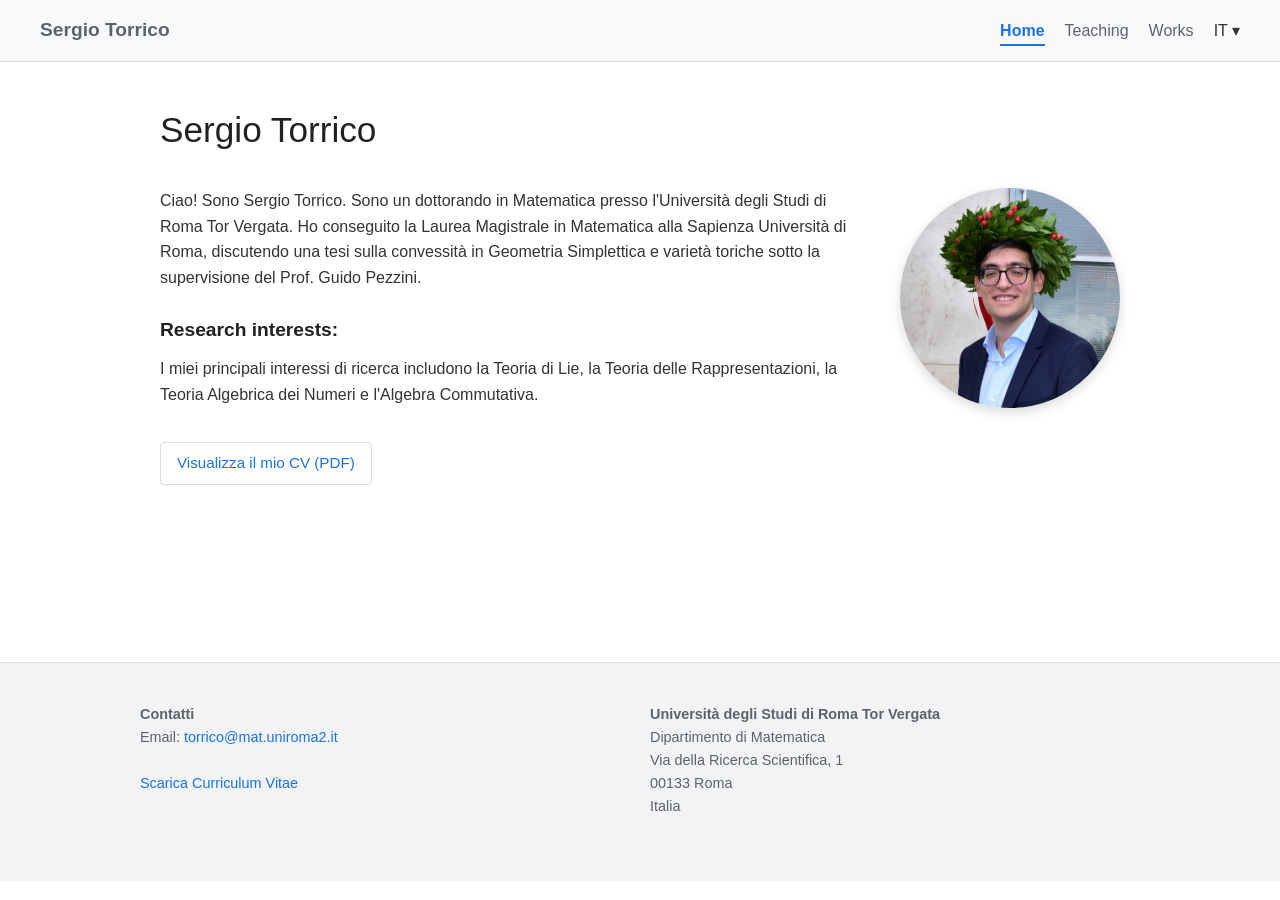
<file: index.html>
<!DOCTYPE html>
<html lang="it">
<head>
    <meta charset="UTF-8">
    <meta name="viewport" content="width=device-width, initial-scale=1.0">
    <meta name="description" content="Sito personale di Sergio Torrico, studente di dottorato in Matematica. Interessi di ricerca: Teoria di Lie, Teoria delle Rappresentazioni, Teoria Algebrica dei Numeri e Algebra Commutativa.">
    <title>Sergio Torrico - PhD Student in Mathematics</title>
    
    <link rel="stylesheet" href="style.css">
</head>
<body>

    <nav class="navbar">
        <div class="nav-brand">Sergio Torrico</div>
        <ul class="nav-links">
            <li><a href="index.html" class="active">Home</a></li>
            <li><a href="teaching.html">Teaching</a></li>
            <li><a href="works.html">Works</a></li>
            <li class="dropdown">
                <span class="dropbtn">IT ▾</span>
                <div class="dropdown-content">
                    <a href="index.html">🇮🇹 Italiano</a>
                    <a href="index_en.html">🇬🇧 English</a>
                </div>
            </li>
        </ul>
    </nav>

    <main class="container">
        <header class="page-header">
            <h1>Sergio Torrico</h1>
        </header>

        <section class="intro-section">
            <div class="intro-text">
                <p>Ciao! Sono Sergio Torrico. Sono un dottorando in Matematica presso l'Università degli Studi di Roma Tor Vergata. Ho conseguito la Laurea Magistrale in Matematica alla Sapienza Università di Roma, discutendo una tesi sulla convessità in Geometria Simplettica e varietà toriche sotto la supervisione del Prof. Guido Pezzini.</p>

                <h3>Research interests:</h3>
                <p>I miei principali interessi di ricerca includono la Teoria di Lie, la Teoria delle Rappresentazioni, la Teoria Algebrica dei Numeri e l'Algebra Commutativa.</p>

                <a href="CV.pdf" target="_blank" rel="noopener noreferrer" class="cv-button">Visualizza il mio CV (PDF)</a>
            </div>
            
            <div class="intro-image">
                <img src="Propic.png" alt="Foto di Sergio Torrico">
            </div>
        </section>
    </main>

    <footer class="site-footer">
        <div class="footer-container">
            <div class="footer-col">
                <strong>Contatti</strong><br>
                Email: <a href="mailto:torrico@mat.uniroma2.it">torrico@mat.uniroma2.it</a><br><br>
                <a href="CV.pdf" target="_blank" rel="noopener noreferrer">Scarica Curriculum Vitae</a>
            </div>
            <div class="footer-col">
                <strong>Università degli Studi di Roma Tor Vergata</strong><br>
                Dipartimento di Matematica<br>
                Via della Ricerca Scientifica, 1<br>
                00133 Roma<br>
                Italia<br><br>
            </div>
        </div>
    </footer>
    <!-- Statistiche GoatCounter -->
    <script data-goatcounter="https://sergiotorrico.goatcounter.com/count"
        async src="//gc.zgo.at/count.js"></script>

</body>
</html>
</file>
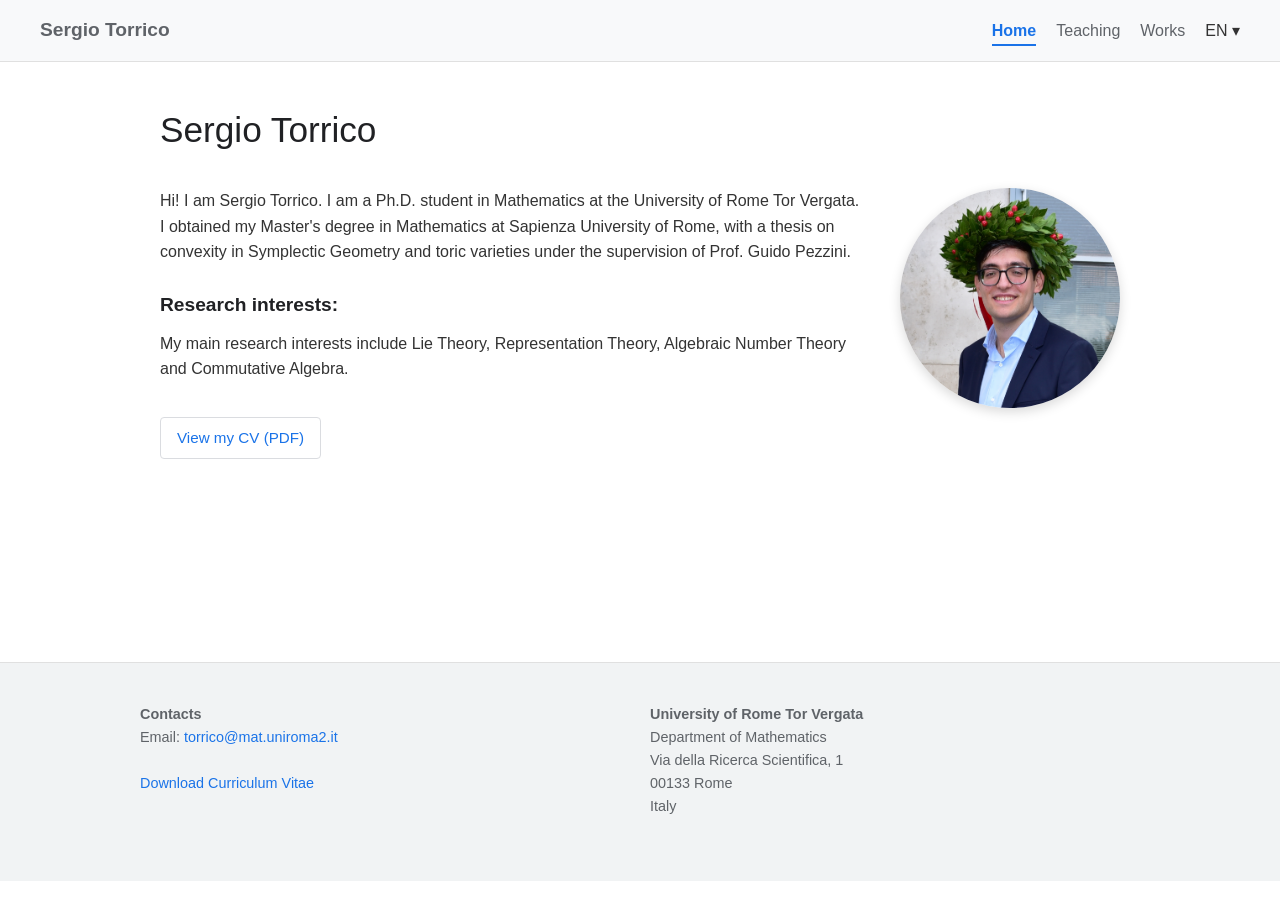
<file: index_en.html>
<!DOCTYPE html>
<html lang="en">
<head>
    <meta charset="UTF-8">
    <meta name="viewport" content="width=device-width, initial-scale=1.0">
    <meta name="description" content="Personal website of Sergio Torrico, PhD student in Mathematics. Research interests: Lie Theory, Representation Theory and Commutative Algebra.">
    <title>Sergio Torrico - PhD Student in Mathematics</title>
    
    <link rel="stylesheet" href="style.css">
</head>
<body>

    <nav class="navbar">
        <div class="nav-brand">Sergio Torrico</div>
        <ul class="nav-links">
            <li><a href="index_en.html" class="active">Home</a></li>
            <li><a href="teaching_en.html">Teaching</a></li>
            <li><a href="works_en.html">Works</a></li>
            <li class="dropdown">
                <span class="dropbtn">EN ▾</span>
                <div class="dropdown-content">
                    <a href="index.html">🇮🇹 Italiano</a>
                    <a href="index_en.html">🇬🇧 English</a>
                </div>
            </li>
        </ul>
    </nav>

    <main class="container">
        <header class="page-header">
            <h1>Sergio Torrico</h1>
        </header>

        <section class="intro-section">
            <div class="intro-text">
                <p>Hi! I am Sergio Torrico. I am a Ph.D. student in Mathematics at the University of Rome Tor Vergata. I obtained my Master's degree in Mathematics at Sapienza University of Rome, with a thesis on convexity in Symplectic Geometry and toric varieties under the supervision of Prof. Guido Pezzini.</p>

                <h3>Research interests:</h3>
                <p>My main research interests include Lie Theory, Representation Theory, Algebraic Number Theory and Commutative Algebra.</p>

                    <a href="CV.pdf" target="_blank" rel="noopener noreferrer" class="cv-button">View my CV (PDF)</a>
            </div>
            
            <div class="intro-image">
                <img src="Propic.png" alt="Photo of Sergio Torrico">
            </div>
        </section>
    </main>

    <footer class="site-footer">
        <div class="footer-container">
            <div class="footer-col">
                <strong>Contacts</strong><br>
                Email: <a href="mailto:torrico@mat.uniroma2.it">torrico@mat.uniroma2.it</a><br><br>
                <a href="CV.pdf" target="_blank" rel="noopener noreferrer">Download Curriculum Vitae</a>
            </div>
            <div class="footer-col">
                <strong>University of Rome Tor Vergata</strong><br>
                Department of Mathematics<br>
                Via della Ricerca Scientifica, 1<br>
                00133 Rome<br>
                Italy<br><br>
            </div>
        </div>
    </footer>
    <!-- Statistiche GoatCounter -->
    <script data-goatcounter="https://sergiotorrico.goatcounter.com/count"
        async src="//gc.zgo.at/count.js"></script>

</body>
</html>
</file>
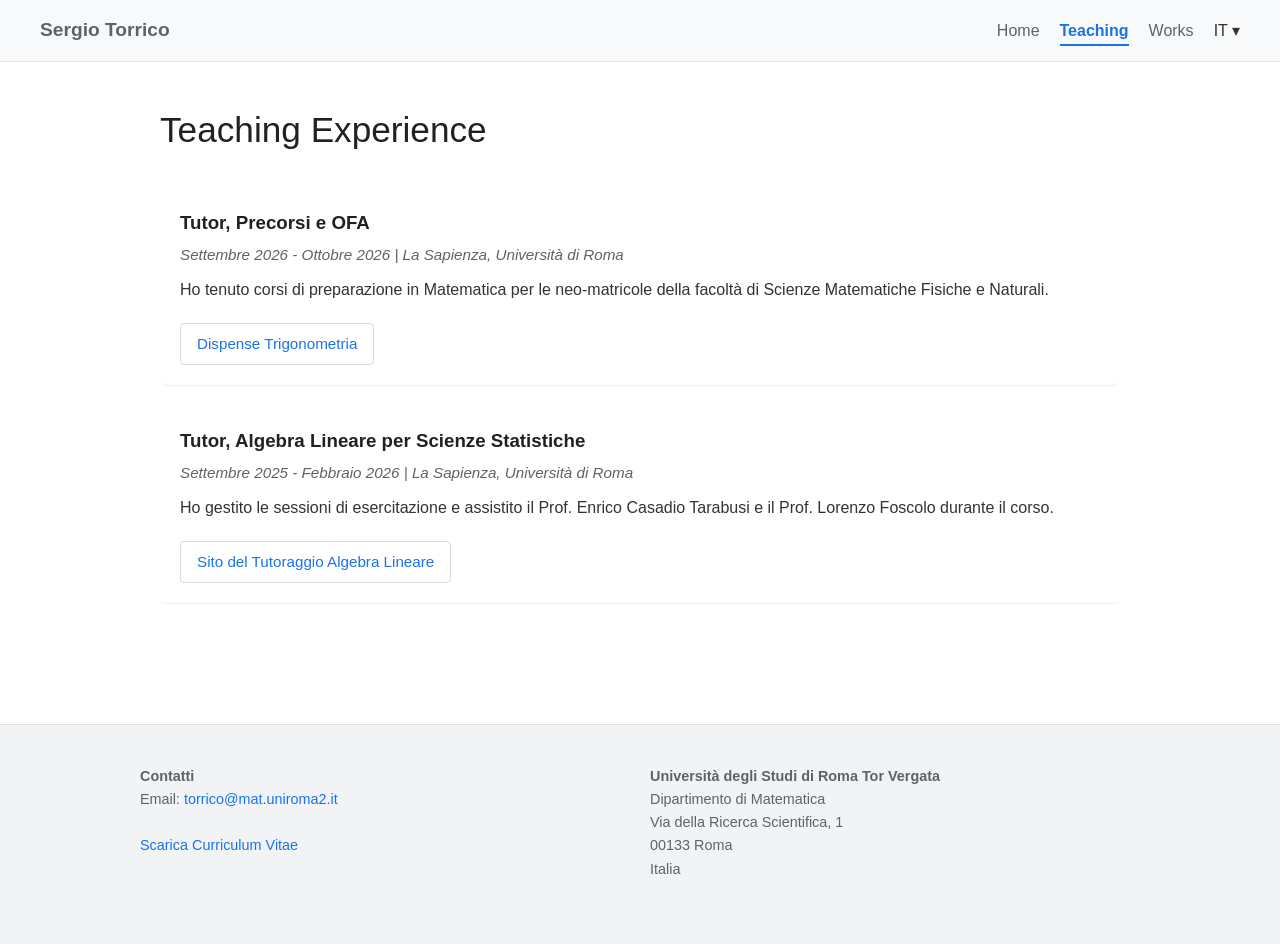
<file: teaching.html>
<!DOCTYPE html>
<html lang="it">
<head>
    <meta charset="UTF-8">
    <meta name="viewport" content="width=device-width, initial-scale=1.0">
    <meta name="description" content="Esperienza didattica e tutoraggi in Matematica di Sergio Torrico presso La Sapienza, Università di Roma.">
    <title>Teaching - Sergio Torrico</title>
    <link rel="stylesheet" href="style.css">
</head>
<body>

    <nav class="navbar">
        <div class="nav-brand">Sergio Torrico</div>
        <ul class="nav-links">
            <li><a href="index.html">Home</a></li>
            <li><a href="teaching.html" class="active">Teaching</a></li>
            <li><a href="works.html">Works</a></li>
            <li class="dropdown">
                <span class="dropbtn">IT ▾</span>
                <div class="dropdown-content">
                    <a href="teaching.html">🇮🇹 Italiano</a>
                    <a href="teaching_en.html">🇬🇧 English</a>
                </div>
            </li>
        </ul>
    </nav>

    <main class="container">
        <header class="page-header">
            <h1>Teaching Experience</h1>
        </header>

        <section class="teaching-section">
            
            <div class="teaching-item">
                <h3>Tutor, Precorsi e OFA</h3>
                <div class="teaching-date">Settembre 2026 - Ottobre 2026 | La Sapienza, Università di Roma</div>
                <p>Ho tenuto corsi di preparazione in Matematica per le neo-matricole della facoltà di Scienze Matematiche Fisiche e Naturali.</p>
                <a href="Dispense%20Trigonometria.pdf" target="_blank" rel="noopener noreferrer" class="cv-button">Dispense Trigonometria</a>
            </div>

            <div class="teaching-item">
                <h3>Tutor, Algebra Lineare per Scienze Statistiche</h3>
                <div class="teaching-date">Settembre 2025 - Febbraio 2026 | La Sapienza, Università di Roma</div>
                <p>Ho gestito le sessioni di esercitazione e assistito il Prof. Enrico Casadio Tarabusi e il Prof. Lorenzo Foscolo durante il corso.</p>
                <a href="https://sites.google.com/view/algebra-lineare-sess-sfsa-sg/home" target="_blank" rel="noopener noreferrer" class="cv-button">Sito del Tutoraggio Algebra Lineare</a>
            </div>

        </section>
    </main>

    <footer class="site-footer">
        <div class="footer-container">
            <div class="footer-col">
                <strong>Contatti</strong><br>
                Email: <a href="torrico@mat.uniroma2.it">torrico@mat.uniroma2.it</a><br><br>
                <a href="CV.pdf" target="_blank" rel="noopener noreferrer">Scarica Curriculum Vitae</a>
            </div>
            <div class="footer-col">
                <strong>Università degli Studi di Roma Tor Vergata</strong><br>
                Dipartimento di Matematica<br>
                Via della Ricerca Scientifica, 1<br>
                00133 Roma<br>
                Italia<br><br>
            </div>
        </div>
    </footer>
    <!-- Statistiche GoatCounter -->
    <script data-goatcounter="https://sergiotorrico.goatcounter.com/count"
        async src="//gc.zgo.at/count.js"></script>

</body>
</html>
</file>
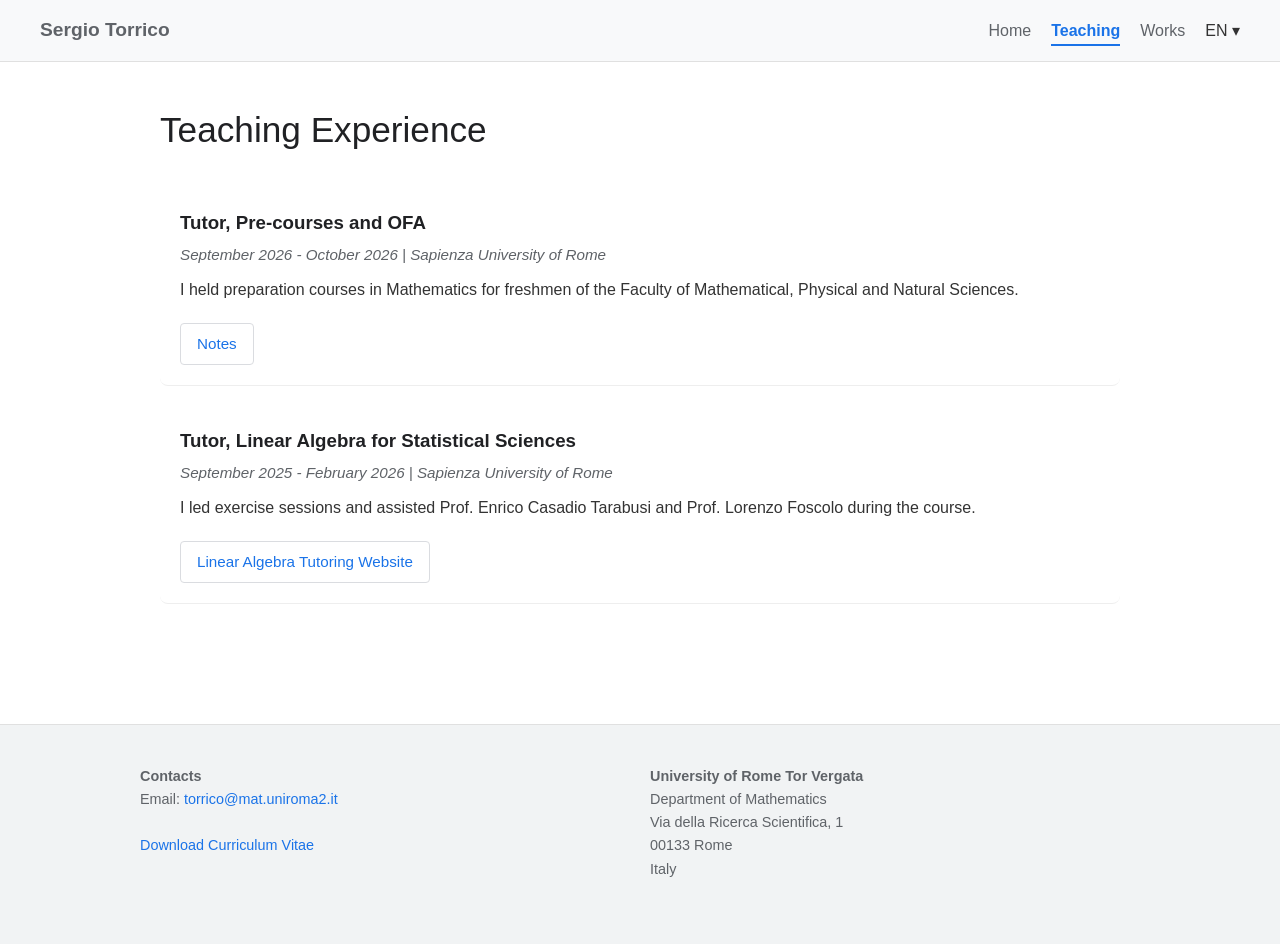
<file: teaching_en.html>
<!DOCTYPE html>
<html lang="en">
<head>
    <meta charset="UTF-8">
    <meta name="viewport" content="width=device-width, initial-scale=1.0">
    <meta name="description" content="Teaching experience and math tutoring by Sergio Torrico at Sapienza University of Rome.">
    <title>Teaching - Sergio Torrico</title>
    <link rel="stylesheet" href="style.css">
</head>
<body>

    <nav class="navbar">
        <div class="nav-brand">Sergio Torrico</div>
        <ul class="nav-links">
            <li><a href="index_en.html">Home</a></li>
            <li><a href="teaching_en.html" class="active">Teaching</a></li>
            <li><a href="works_en.html">Works</a></li>
            <li class="dropdown">
                <span class="dropbtn">EN ▾</span>
                <div class="dropdown-content">
                    <a href="teaching.html">🇮🇹 Italiano</a>
                    <a href="teaching_en.html">🇬🇧 English</a>
                </div>
            </li>
        </ul>
    </nav>

    <main class="container">
        <header class="page-header">
            <h1>Teaching Experience</h1>
        </header>

        <section class="teaching-section">
            
            <div class="teaching-item">
                <h3>Tutor, Pre-courses and OFA</h3>
                <div class="teaching-date">September 2026 - October 2026 | Sapienza University of Rome</div>
                <p>I held preparation courses in Mathematics for freshmen of the Faculty of Mathematical, Physical and Natural Sciences.</p>
                <a href="Dispense%20Trigonometria.pdf" target="_blank" rel="noopener noreferrer" class="cv-button">Notes</a>
            </div>

            <div class="teaching-item">
                <h3>Tutor, Linear Algebra for Statistical Sciences</h3>
                <div class="teaching-date">September 2025 - February 2026 | Sapienza University of Rome</div>
                <p>I led exercise sessions and assisted Prof. Enrico Casadio Tarabusi and Prof. Lorenzo Foscolo during the course.</p>
                <a href="https://sites.google.com/view/algebra-lineare-sess-sfsa-sg/home" target="_blank" rel="noopener noreferrer" class="cv-button">Linear Algebra Tutoring Website</a>
            </div>

        </section>
    </main>

    <footer class="site-footer">
        <div class="footer-container">
            <div class="footer-col">
                <strong>Contacts</strong><br>
                Email: <a href="mailto:torrico@mat.uniroma2.it">torrico@mat.uniroma2.it</a><br><br>
                <a href="CV.pdf" target="_blank" rel="noopener noreferrer">Download Curriculum Vitae</a>
            </div>
            <div class="footer-col">
                <strong>University of Rome Tor Vergata</strong><br>
                Department of Mathematics<br>
                Via della Ricerca Scientifica, 1<br>
                00133 Rome<br>
                Italy<br><br>
            </div>
        </div>
    </footer>
    <!-- Statistiche GoatCounter -->
    <script data-goatcounter="https://sergiotorrico.goatcounter.com/count"
        async src="//gc.zgo.at/count.js"></script>

</body>
</html>
</file>
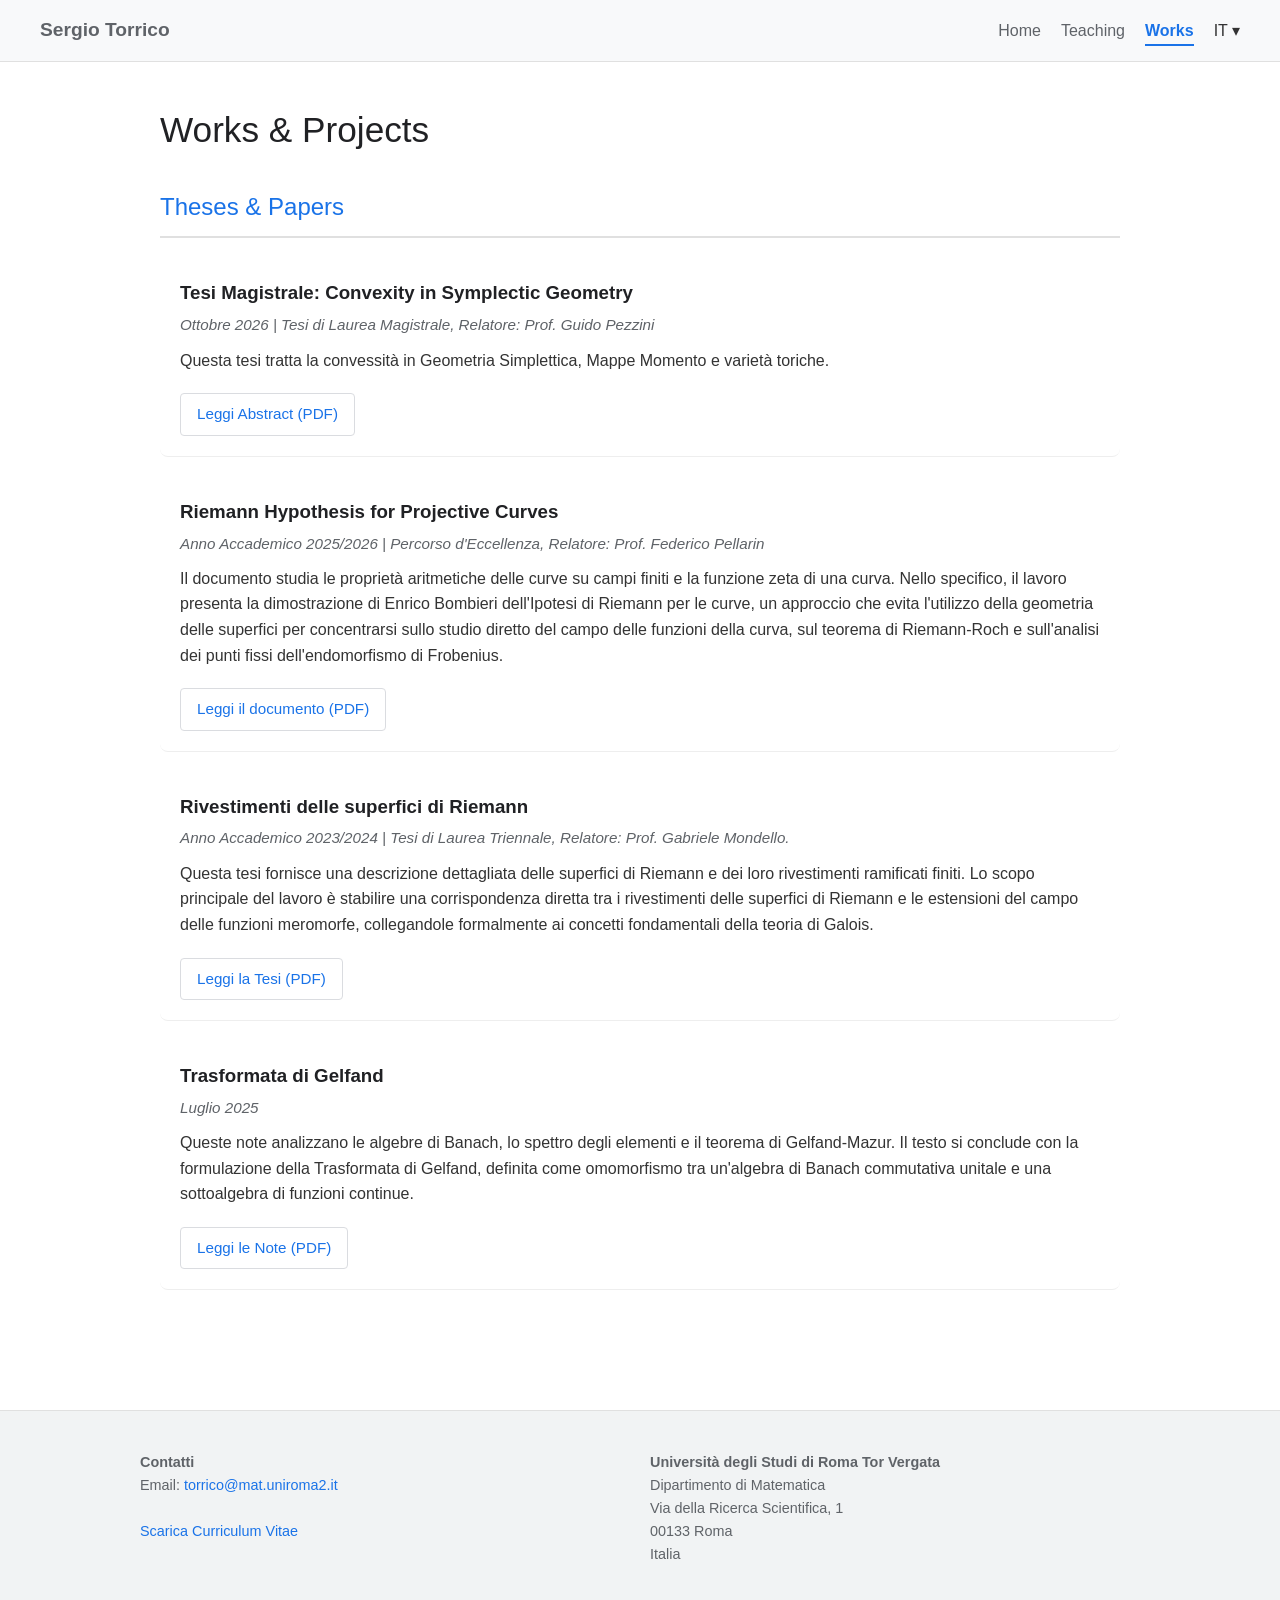
<file: works.html>
<!DOCTYPE html>
<html lang="it">
<head>
    <meta charset="UTF-8">
    <meta name="viewport" content="width=device-width, initial-scale=1.0">
    <meta name="description" content="Tesi e pubblicazioni matematiche di Sergio Torrico. Argomenti: Geometria Simplettica, Ipotesi di Riemann, Superfici di Riemann e Trasformata di Gelfand.">
    <title>Works - Sergio Torrico</title>
    <link rel="stylesheet" href="style.css">
</head>
<body>

    <nav class="navbar">
        <div class="nav-brand">Sergio Torrico</div>
        <ul class="nav-links">
            <li><a href="index.html">Home</a></li>
            <li><a href="teaching.html">Teaching</a></li>
            <li><a href="works.html" class="active">Works</a></li>
            <li class="dropdown">
                <span class="dropbtn">IT ▾</span>
                <div class="dropdown-content">
                    <a href="works.html">🇮🇹 Italiano</a>
                    <a href="works_en.html">🇬🇧 English</a>
                </div>
            </li>
        </ul>
    </nav>

    <main class="container">
        <header class="page-header">
            <h1>Works & Projects</h1>
        </header>

        <section class="teaching-section">
            <h2 class="section-title">Theses & Papers</h2>

            <div class="teaching-item">
                <h3>Tesi Magistrale: Convexity in Symplectic Geometry</h3>
                <div class="teaching-date">Ottobre 2026 | Tesi di Laurea Magistrale, Relatore: Prof. Guido Pezzini</div>
                <p>Questa tesi tratta la convessità in Geometria Simplettica, Mappe Momento e varietà toriche.</p>
                <a href="Abstract%20Tesi%20Magistrale.pdf" target="_blank" rel="noopener noreferrer" class="cv-button">Leggi Abstract (PDF)</a>
            </div>

            <div class="teaching-item">
                <h3>Riemann Hypothesis for Projective Curves</h3>
                <div class="teaching-date">Anno Accademico 2025/2026 | Percorso d'Eccellenza, Relatore: Prof. Federico Pellarin</div>
                <p>Il documento studia le proprietà aritmetiche delle curve su campi finiti e la funzione zeta di una curva. Nello specifico, il lavoro presenta la dimostrazione di Enrico Bombieri dell'Ipotesi di Riemann per le curve, un approccio che evita l'utilizzo della geometria delle superfici per concentrarsi sullo studio diretto del campo delle funzioni della curva, sul teorema di Riemann-Roch e sull'analisi dei punti fissi dell'endomorfismo di Frobenius.</p>
                <a href="Riemann%20hypothesis%20for%20projective%20curves.pdf" target="_blank" rel="noopener noreferrer" class="cv-button">Leggi il documento (PDF)</a>
            </div>

            <div class="teaching-item">
                <h3>Rivestimenti delle superfici di Riemann</h3>
                <div class="teaching-date">Anno Accademico 2023/2024 | Tesi di Laurea Triennale, Relatore: Prof. Gabriele Mondello.</div>
                <p>Questa tesi fornisce una descrizione dettagliata delle superfici di Riemann e dei loro rivestimenti ramificati finiti. Lo scopo principale del lavoro è stabilire una corrispondenza diretta tra i rivestimenti delle superfici di Riemann e le estensioni del campo delle funzioni meromorfe, collegandole formalmente ai concetti fondamentali della teoria di Galois.</p>
                <a href="Tesi%20Triennale.pdf" target="_blank" rel="noopener noreferrer" class="cv-button">Leggi la Tesi (PDF)</a>
            </div>

            <div class="teaching-item">
                <h3>Trasformata di Gelfand</h3>
                <div class="teaching-date">Luglio 2025</div>
                <p>Queste note analizzano le algebre di Banach, lo spettro degli elementi e il teorema di Gelfand-Mazur. Il testo si conclude con la formulazione della Trasformata di Gelfand, definita come omomorfismo tra un'algebra di Banach commutativa unitale e una sottoalgebra di funzioni continue.</p>
                <a href="Trasformata%20di%20Gelfand.pdf" target="_blank" rel="noopener noreferrer" class="cv-button">Leggi le Note (PDF)</a>
            </div>

        </section>
    </main>

    <footer class="site-footer">
        <div class="footer-container">
            <div class="footer-col">
                <strong>Contatti</strong><br>
                Email: <a href="mailto:torrico@mat.uniroma2.it">torrico@mat.uniroma2.it</a><br><br>
                <a href="CV.pdf" target="_blank" rel="noopener noreferrer">Scarica Curriculum Vitae</a>
            </div>
            <div class="footer-col">
                <strong>Università degli Studi di Roma Tor Vergata</strong><br>
                Dipartimento di Matematica<br>
                Via della Ricerca Scientifica, 1<br>
                00133 Roma<br>
                Italia<br><br>
            </div>
        </div>
    </footer>
    <!-- Statistiche GoatCounter -->
    <script data-goatcounter="https://sergiotorrico.goatcounter.com/count"
        async src="//gc.zgo.at/count.js"></script>

</body>
</html>
</file>
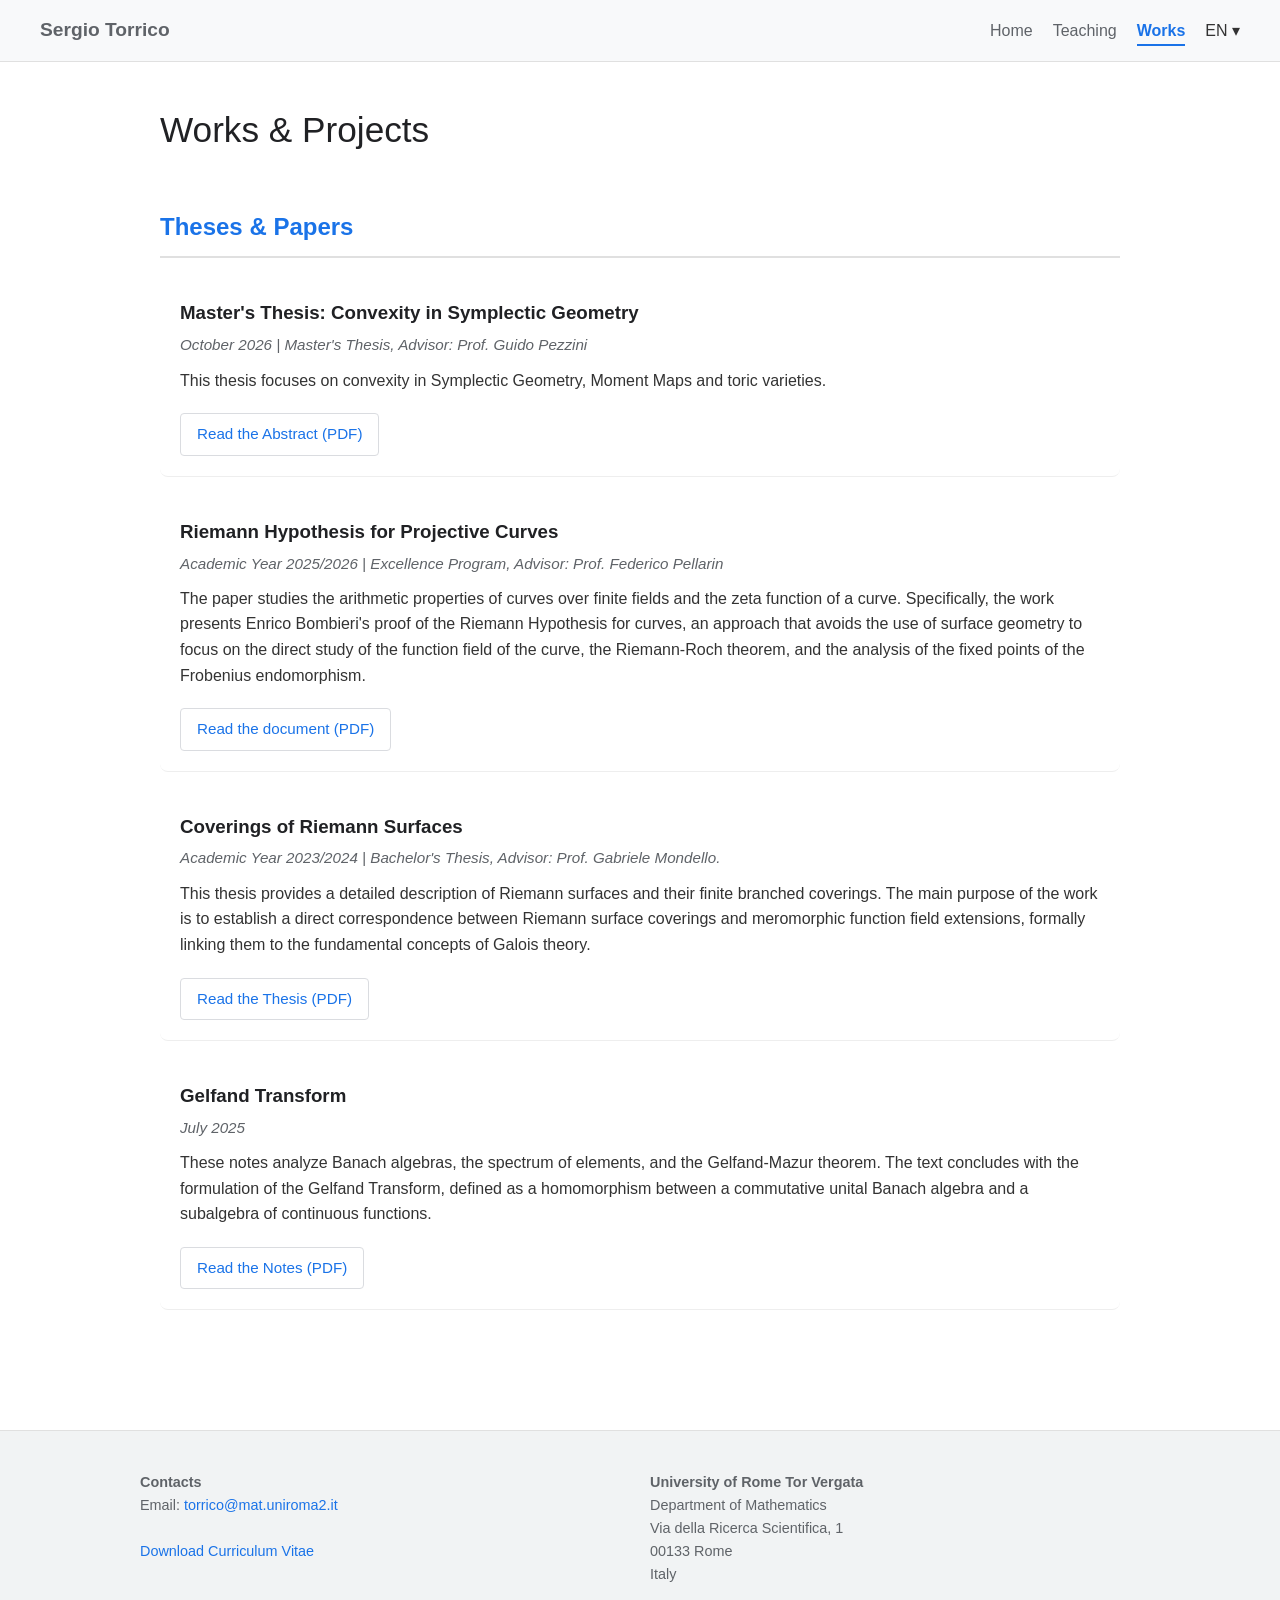
<file: works_en.html>
<!DOCTYPE html>
<html lang="en">
<head>
    <meta charset="UTF-8">
    <meta name="viewport" content="width=device-width, initial-scale=1.0">
    <meta name="description" content="Mathematical theses and papers by Sergio Torrico. Topics include Symplectic Geometry, Riemann Hypothesis, Riemann Surfaces, and Gelfand Transform.">
    <title>Works - Sergio Torrico</title>
    <link rel="stylesheet" href="style.css">
</head>
<body>

    <nav class="navbar">
        <div class="nav-brand">Sergio Torrico</div>
        <ul class="nav-links">
            <li><a href="index_en.html">Home</a></li>
            <li><a href="teaching_en.html">Teaching</a></li>
            <li><a href="works_en.html" class="active">Works</a></li>
            <li class="dropdown">
                <span class="dropbtn">EN ▾</span>
                <div class="dropdown-content">
                    <a href="works.html">🇮🇹 Italiano</a>
                    <a href="works_en.html">🇬🇧 English</a>
                </div>
            </li>
        </ul>
    </nav>

    <main class="container">
        <header class="page-header">
            <h1>Works & Projects</h1>
        </header>

        <section class="teaching-section">

            <h2 style="margin-top: 50px; margin-bottom: 20px; border-bottom: 2px solid #e0e0e0; padding-bottom: 10px; color: #1a73e8;">Theses & Papers</h2>

            <div class="teaching-item">
                <h3>Master's Thesis: Convexity in Symplectic Geometry</h3>
                <div class="teaching-date">October 2026 | Master's Thesis, Advisor: Prof. Guido Pezzini</div>
                <p>This thesis focuses on convexity in Symplectic Geometry, Moment Maps and toric varieties.</p>
                <a href="Abstract%20Tesi%20Magistrale.pdf" target="_blank" rel="noopener noreferrer" class="cv-button">Read the Abstract (PDF)</a>
            </div>

            <div class="teaching-item">
                <h3>Riemann Hypothesis for Projective Curves</h3>
                <div class="teaching-date">Academic Year 2025/2026 | Excellence Program, Advisor: Prof. Federico Pellarin</div>
                <p>The paper studies the arithmetic properties of curves over finite fields and the zeta function of a curve. Specifically, the work presents Enrico Bombieri's proof of the Riemann Hypothesis for curves, an approach that avoids the use of surface geometry to focus on the direct study of the function field of the curve, the Riemann-Roch theorem, and the analysis of the fixed points of the Frobenius endomorphism.</p>
                <a href="Riemann%20hypothesis%20for%20projective%20curves.pdf" target="_blank" rel="noopener noreferrer" class="cv-button">Read the document (PDF)</a>
            </div>

            <div class="teaching-item">
                <h3>Coverings of Riemann Surfaces</h3>
                <div class="teaching-date">Academic Year 2023/2024 | Bachelor's Thesis, Advisor: Prof. Gabriele Mondello.</div>
                <p>This thesis provides a detailed description of Riemann surfaces and their finite branched coverings. The main purpose of the work is to establish a direct correspondence between Riemann surface coverings and meromorphic function field extensions, formally linking them to the fundamental concepts of Galois theory.</p>
                <a href="Tesi%20Triennale.pdf" target="_blank" rel="noopener noreferrer" class="cv-button">Read the Thesis (PDF)</a>
            </div>

            <div class="teaching-item">
                <h3>Gelfand Transform</h3>
                <div class="teaching-date">July 2025</div>
                <p>These notes analyze Banach algebras, the spectrum of elements, and the Gelfand-Mazur theorem. The text concludes with the formulation of the Gelfand Transform, defined as a homomorphism between a commutative unital Banach algebra and a subalgebra of continuous functions.</p>
                <a href="Trasformata%20di%20Gelfand.pdf" target="_blank" rel="noopener noreferrer" class="cv-button">Read the Notes (PDF)</a>
            </div>

        </section>
    </main>

    <footer class="site-footer">
        <div class="footer-container">
            <div class="footer-col">
                <strong>Contacts</strong><br>
                Email: <a href="mailto:torrico@mat.uniroma2.it">torrico@mat.uniroma2.it</a><br><br>
                <a href="CV.pdf" target="_blank" rel="noopener noreferrer">Download Curriculum Vitae</a>
            </div>
            <div class="footer-col">
                <strong>University of Rome Tor Vergata</strong><br>
                Department of Mathematics<br>
                Via della Ricerca Scientifica, 1<br>
                00133 Rome<br>
                Italy<br><br>
            </div>
        </div>
    </footer>
    <!-- Statistiche GoatCounter -->
    <script data-goatcounter="https://sergiotorrico.goatcounter.com/count"
        async src="//gc.zgo.at/count.js"></script>

</body>
</html>
</file>
<file: style.css>
/* style.css - Foglio di stile completo e rifinito */

* {
    box-sizing: border-box;
    margin: 0;
    padding: 0;
}

body {
    font-family: -apple-system, BlinkMacSystemFont, "Segoe UI", Roboto, Helvetica, Arial, sans-serif;
    line-height: 1.6;
    color: #333;
    background-color: #fff;
}

/* --- Barra di navigazione --- */
.navbar {
    display: flex;
    justify-content: space-between;
    align-items: center;
    padding: 15px 40px;
    border-bottom: 1px solid #e0e0e0;
    background-color: #f8f9fa;
}

.nav-brand {
    font-size: 1.2rem;
    font-weight: 600;
    color: #5f6368;
}

.nav-links {
    list-style: none;
    display: flex;
    gap: 20px;
    align-items: center;
}

.nav-links a {
    text-decoration: none;
    color: #5f6368;
    font-size: 1rem;
    transition: color 0.2s;
}

.nav-links a:hover {
    color: #1a73e8;
}

.nav-links a.active {
    font-weight: 600;
    color: #1a73e8;
    border-bottom: 2px solid #1a73e8;
    padding-bottom: 5px;
}

/* --- Contenitore principale --- */
.container {
    max-width: 1000px;
    margin: 0 auto;
    padding: 40px 20px;
    min-height: 60vh;
}

.page-header h1 {
    font-size: 2.2rem;
    font-weight: 400;
    margin-bottom: 30px;
    color: #202124;
}

/* --- Titoli di Sezione (Nuova classe per pulire l'HTML) --- */
.section-title {
    margin-top: 50px;
    margin-bottom: 20px;
    border-bottom: 2px solid #e0e0e0;
    padding-bottom: 10px;
    color: #1a73e8;
    font-size: 1.5rem;
    font-weight: 500;
}

/* Rimuove il margine superiore se il titolo è il primissimo elemento */
.section-title:first-child {
    margin-top: 0;
}

/* --- Sezione flessibile per testo + immagine --- */
.intro-section {
    display: flex;
    flex-wrap: wrap; 
    gap: 40px;
    align-items: flex-start; 
}

.intro-text {
    flex: 1; 
    min-width: 300px;
}

.intro-text h3 {
    margin-top: 25px;
    margin-bottom: 10px;
    font-size: 1.2rem;
    color: #202124;
}

.intro-text p {
    margin-bottom: 15px;
}

/* --- Contenitore dell'immagine (Avatar Circolare Moderno) --- */
.intro-image {
    flex: 0 0 220px; 
    max-width: 220px; 
}

.intro-image img {
    max-width: 100%; 
    height: auto;
    /* Trasforma la foto in un cerchio perfetto */
    aspect-ratio: 1 / 1;
    object-fit: cover;
    border-radius: 50%; 
    box-shadow: 0 4px 12px rgba(0,0,0,0.15);
    display: block; 
}

/* --- Stile per il bottone del CV (Ghost Button) --- */
.cv-button {
    display: inline-block;
    margin-top: 20px;
    padding: 8px 16px;
    background-color: transparent;
    color: #1a73e8 !important;
    border: 1px solid #dadce0;
    text-decoration: none;
    border-radius: 4px;
    font-weight: 500;
    font-size: 0.95rem;
    transition: all 0.2s ease;
}

.cv-button:hover {
    background-color: #f1f3f4;
    border-color: #1a73e8;
}

/* --- Stili specifici per la pagina Teaching / Works (Card Interattive) --- */
.teaching-item {
    margin-bottom: 20px;
    padding: 20px; /* Aggiunto spazio interno */
    border-radius: 8px; /* Arrotondamento degli angoli */
    border-bottom: 1px solid #eee; /* Separatore classico */
    transition: all 0.3s ease; /* Transizione fluida */
}

/* Effetto Hover (Passaggio del mouse) */
.teaching-item:hover {
    background-color: #f8f9fa; /* Sfondo grigio leggerissimo */
    border-bottom-color: transparent; /* Nasconde la linea sotto */
    box-shadow: 0 4px 12px rgba(0,0,0,0.05); /* Ombra morbida */
    transform: translateY(-2px); /* Effetto sollevamento */
}

.teaching-item h3 {
    color: #202124;
    margin-bottom: 5px;
}

.teaching-date {
    color: #5f6368;
    font-style: italic;
    font-size: 0.95rem;
    margin-bottom: 10px;
}

/* --- Footer in stile accademico --- */
.site-footer {
    background-color: #f1f3f4;
    padding: 40px 20px;
    margin-top: 60px;
    border-top: 1px solid #e0e0e0;
    font-size: 0.9rem;
    color: #5f6368;
}

.footer-container {
    max-width: 1000px;
    margin: 0 auto;
    display: flex;
    justify-content: space-between;
    flex-wrap: wrap;
    gap: 20px;
}

.footer-col {
    flex: 1;
    min-width: 250px;
}

.footer-col a {
    color: #1a73e8;
    text-decoration: none;
}

.footer-col a:hover {
    text-decoration: underline;
}

/* --- Menù a tendina per la lingua --- */
.dropdown {
    position: relative;
    display: inline-block;
}

.dropbtn {
    display: flex;
    align-items: center;
    cursor: pointer;
}

.dropdown-content {
    display: none;
    position: absolute;
    right: 0;
    background-color: #f8f9fa;
    min-width: 130px;
    box-shadow: 0px 8px 16px 0px rgba(0,0,0,0.2);
    z-index: 1;
    border-radius: 4px;
    overflow: hidden;
}

.dropdown-content a {
    color: #5f6368;
    padding: 12px 16px;
    text-decoration: none;
    display: block;
    font-size: 0.95rem;
    border-bottom: none;
}

.dropdown-content a:hover {
    background-color: #e8eaed;
    color: #1a73e8;
}

.dropdown:hover .dropdown-content {
    display: block;
}

/* --- Responsività su smartphone (Ottimizzata) --- */
@media (max-width: 768px) {
    .navbar {
        flex-direction: column;
        gap: 15px;
        padding: 15px 20px;
    }
    
    /* Il menù ora rimane in riga (orizzontale) e compatto su mobile */
    .nav-links {
        flex-wrap: wrap;
        justify-content: center;
        gap: 20px;
        font-size: 0.95rem;
    }

    .intro-section {
        flex-direction: column; 
        align-items: center; 
        gap: 20px;
    }
    .intro-text {
        min-width: 100%;
        text-align: center; 
    }
    .intro-image {
        flex: 0 0 auto;
        max-width: 100%;
        text-align: center;
    }
    .intro-image img {
        max-width: 200px; /* Leggermente più piccola su mobile */
        margin: 0 auto; 
    }
}
</file>
